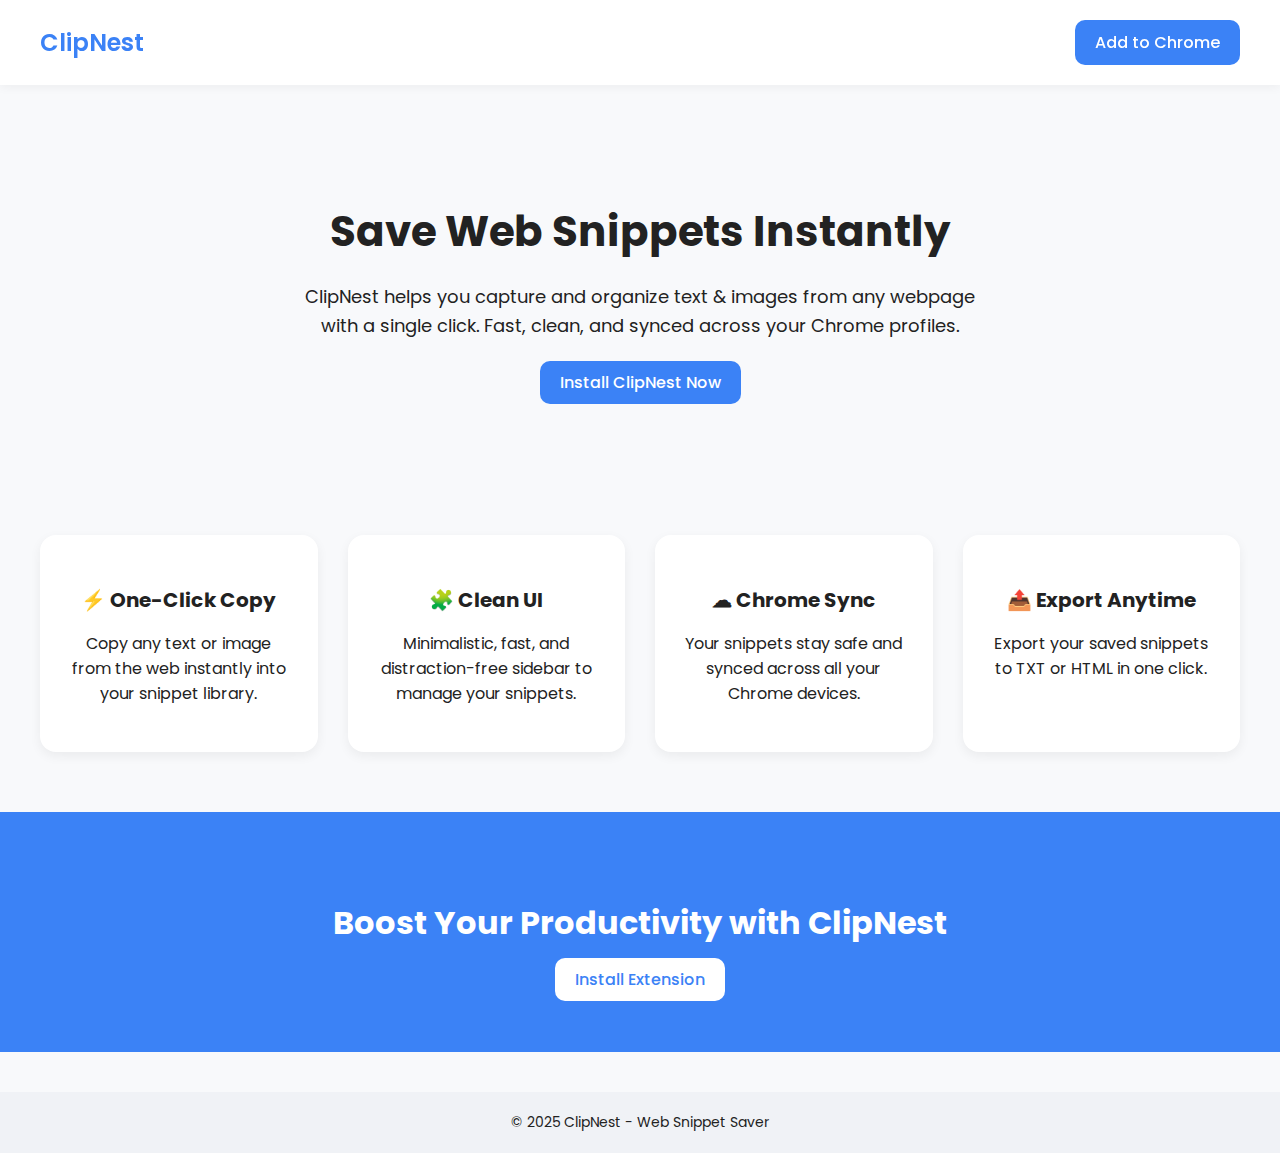
<file: index.html>
<!DOCTYPE html>
<html lang="en">
<head>
  <meta charset="UTF-8" />
  <meta name="viewport" content="width=device-width, initial-scale=1.0" />
  <title>ClipNest - Save Web Snippets Smarter</title>
  <link rel="preconnect" href="https://fonts.googleapis.com" />
  <link rel="preconnect" href="https://fonts.gstatic.com" crossorigin />
  <link href="https://fonts.googleapis.com/css2?family=Poppins:wght@300;400;600&display=swap" rel="stylesheet" />
  <style>
    body {
      margin: 0;
      font-family: 'Poppins', sans-serif;
      background: #f8f9fb;
      color: #222;
    }
    header {
      padding: 20px 40px;
      display: flex;
      justify-content: space-between;
      align-items: center;
      background: white;
      box-shadow: 0 2px 10px rgba(0, 0, 0, 0.05);
      position: sticky;
      top: 0;
      z-index: 10;
    }
    header h1 {
      font-size: 24px;
      font-weight: 600;
      margin: 0;
      color: #3b82f6;
    }
    .btn-primary {
      padding: 10px 20px;
      background: #3b82f6;
      color: white;
      border-radius: 10px;
      text-decoration: none;
      font-weight: 500;
    }
    .btn-primary:hover {
      background: #1e62d3;
    }
    .hero {
      padding: 80px 40px;
      text-align: center;
    }
    .hero h2 {
      font-size: 42px;
      font-weight: 700;
      margin-bottom: 20px;
    }
    .hero p {
      font-size: 18px;
      max-width: 700px;
      margin: 0 auto 30px;
      line-height: 1.6;
    }
    .features {
      display: grid;
      grid-template-columns: repeat(auto-fit, minmax(250px, 1fr));
      gap: 30px;
      padding: 60px 40px;
    }
    .feature-card {
      background: white;
      padding: 30px;
      border-radius: 16px;
      box-shadow: 0 4px 12px rgba(0, 0, 0, 0.06);
      text-align: center;
    }
    .feature-card h3 {
      font-size: 20px;
      margin-bottom: 10px;
    }
    .cta {
      padding: 60px 40px;
      text-align: center;
      background: #3b82f6;
      color: white;
    }
    .cta h2 {
      font-size: 32px;
      margin-bottom: 20px;
    }
    footer {
      padding: 20px;
      text-align: center;
      font-size: 14px;
      background: #f0f2f6;
      margin-top: 40px;
    }
  </style>
</head>
<body>
  <header>
    <h1>ClipNest</h1>
    <a class="btn-primary" href="#">Add to Chrome</a>
  </header>

  <section class="hero">
    <h2>Save Web Snippets Instantly</h2>
    <p>ClipNest helps you capture and organize text & images from any webpage with a single click. Fast, clean, and synced across your Chrome profiles.</p>
    <a class="btn-primary" href="#">Install ClipNest Now</a>
  </section>

  <section class="features">
    <div class="feature-card">
      <h3>⚡ One-Click Copy</h3>
      <p>Copy any text or image from the web instantly into your snippet library.</p>
    </div>
    <div class="feature-card">
      <h3>🧩 Clean UI</h3>
      <p>Minimalistic, fast, and distraction-free sidebar to manage your snippets.</p>
    </div>
    <div class="feature-card">
      <h3>☁ Chrome Sync</h3>
      <p>Your snippets stay safe and synced across all your Chrome devices.</p>
    </div>
    <div class="feature-card">
      <h3>📤 Export Anytime</h3>
      <p>Export your saved snippets to TXT or HTML in one click.</p>
    </div>
  </section>

  <section class="cta">
    <h2>Boost Your Productivity with ClipNest</h2>
    <a class="btn-primary" href="#" style="background:white;color:#3b82f6;">Install Extension</a>
  </section>

  <footer>
    © 2025 ClipNest - Web Snippet Saver
  </footer>
</body>
</html>
</file>
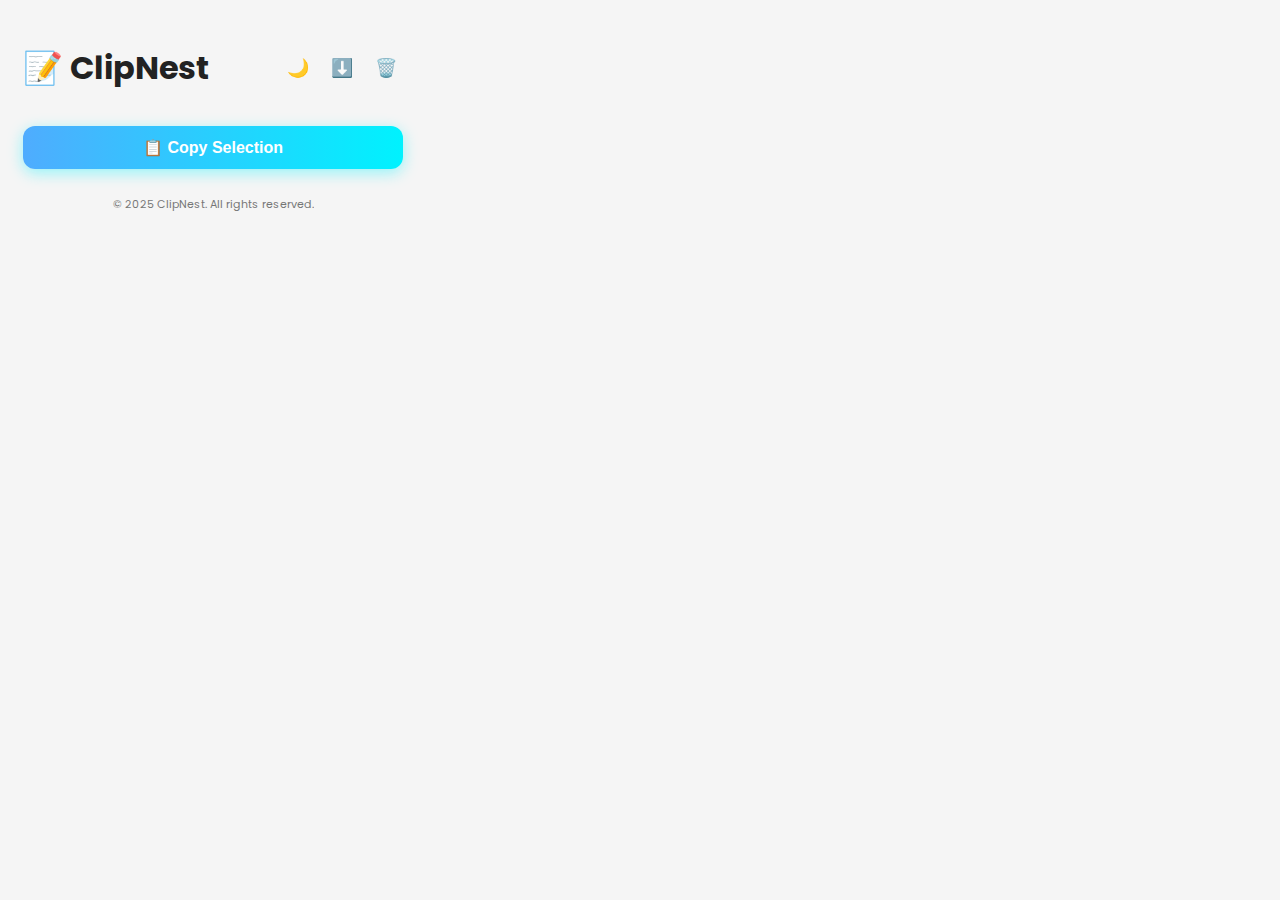
<file: popup.html>
<!DOCTYPE html>
<html lang="en">
<head>
  <meta charset="UTF-8" />
  <title>ClipNest</title>
  <link rel="stylesheet" href="style.css">
  <link href="https://fonts.googleapis.com/css2?family=Poppins:wght@300;500;700&display=swap" rel="stylesheet">
</head>
<body>
  <div class="container">
    <div class="header">
      <h1>📝 ClipNest</h1>
      <div class="header-buttons">
        <button id="themeToggle" title="Toggle Theme">🌙</button>
        <button id="exportBtn" title="Export Snippets">⬇️</button>
        <button id="deleteAllBtn" title="Delete All Snippets">🗑️</button>
      </div>
    </div>

    <button id="copyBtn" class="animated-btn">📋 Copy Selection</button>
    <div id="snippets" class="snippets-container"></div>
  </div>
  <script src="libs/confetti.browser.min.js"></script>
  <script src="popup.js"></script>
  <footer style="text-align:center; font-size:11px; opacity:0.6; margin-top:12px;">
  © 2025 ClipNest. All rights reserved.
</footer>


</body>
</html>
</file>
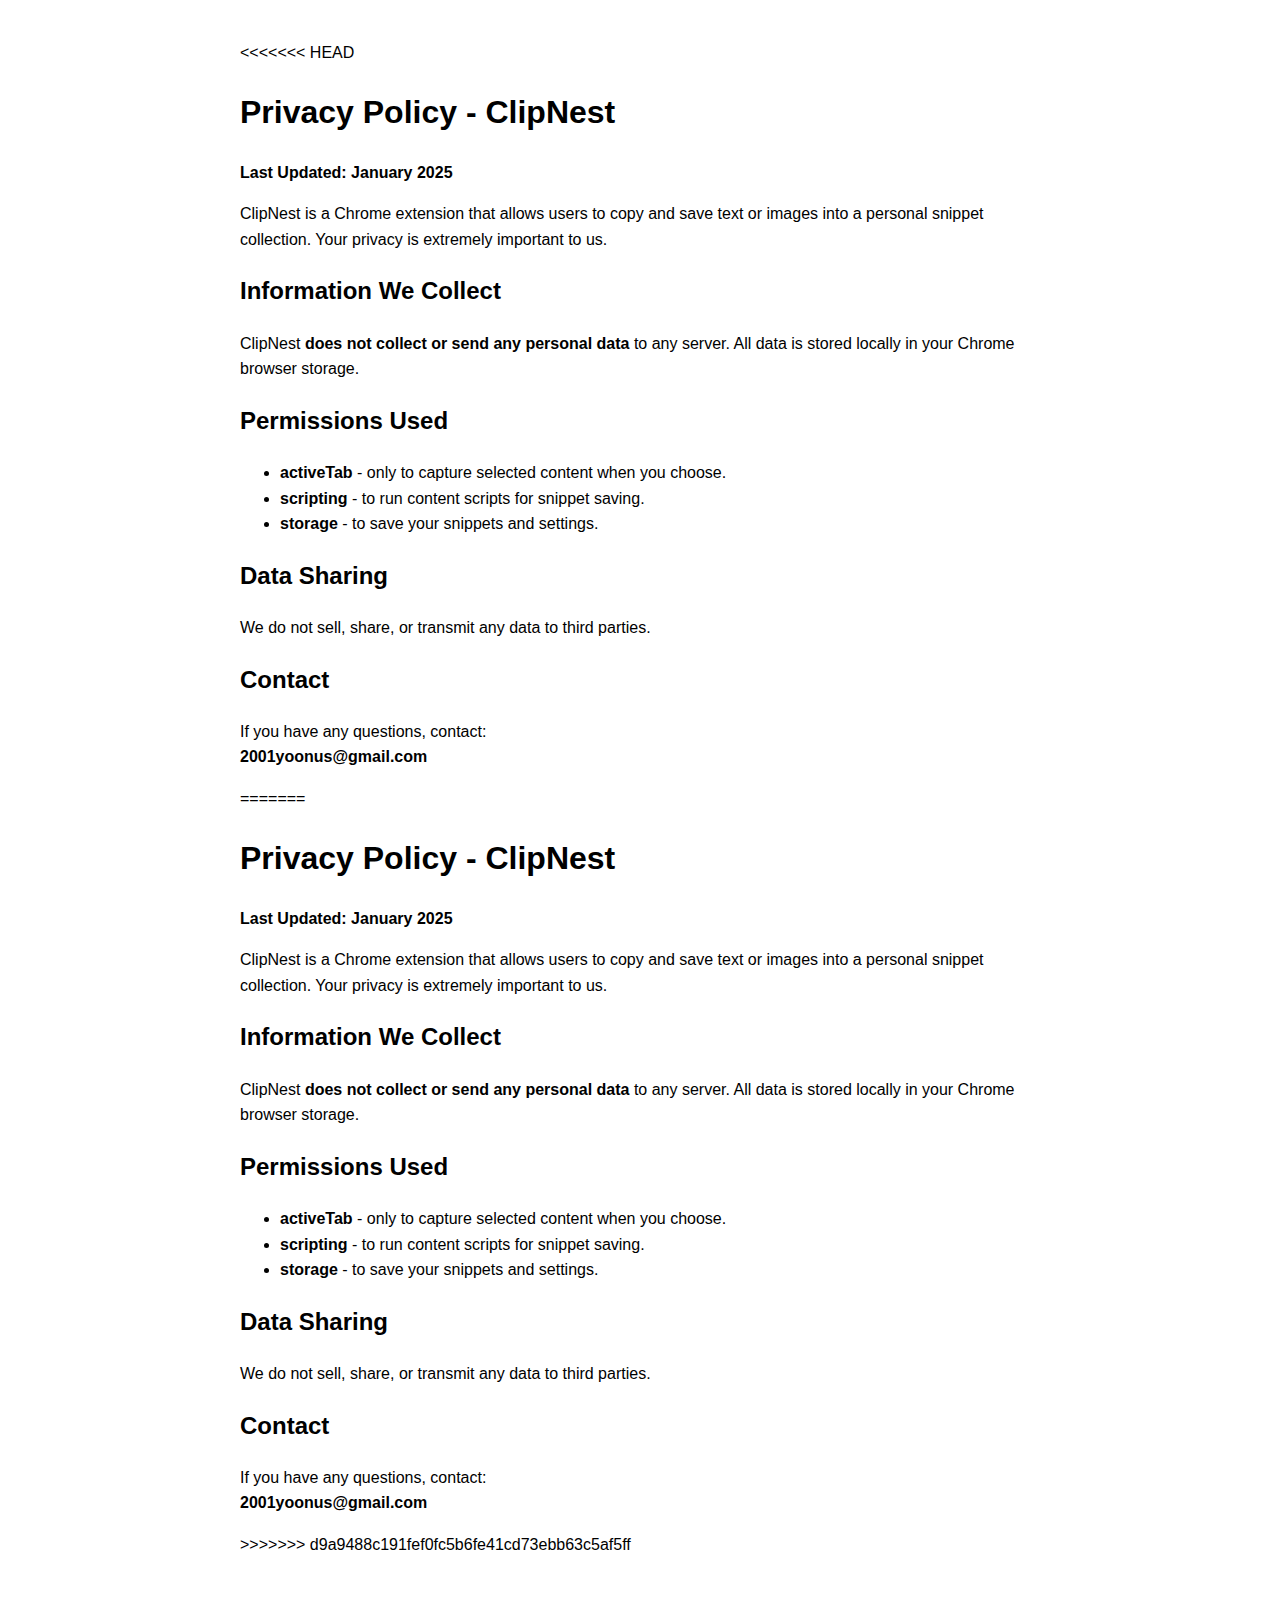
<file: privacy-policy.html>
<<<<<<< HEAD
<!DOCTYPE html>
<html>
<head>
  <meta charset="UTF-8" />
  <title>ClipNest Privacy Policy</title>
</head>
<body style="font-family: Arial; max-width: 800px; margin: 40px auto; line-height: 1.6;">
  <h1>Privacy Policy - ClipNest</h1>
  <p><strong>Last Updated: January 2025</strong></p>

  <p>ClipNest is a Chrome extension that allows users to copy and save text or images into a personal snippet collection. Your privacy is extremely important to us.</p>

  <h2>Information We Collect</h2>
  <p>ClipNest <strong>does not collect or send any personal data</strong> to any server. All data is stored locally in your Chrome browser storage.</p>

  <h2>Permissions Used</h2>
  <ul>
    <li><strong>activeTab</strong> - only to capture selected content when you choose.</li>
    <li><strong>scripting</strong> - to run content scripts for snippet saving.</li>
    <li><strong>storage</strong> - to save your snippets and settings.</li>
  </ul>

  <h2>Data Sharing</h2>
  <p>We do not sell, share, or transmit any data to third parties.</p>

  <h2>Contact</h2>
  <p>If you have any questions, contact:<br>
     <strong>2001yoonus@gmail.com</strong>
  </p>
</body>
</html>
=======
<!DOCTYPE html>
<html>
<head>
  <meta charset="UTF-8" />
  <title>ClipNest Privacy Policy</title>
</head>
<body style="font-family: Arial; max-width: 800px; margin: 40px auto; line-height: 1.6;">
  <h1>Privacy Policy - ClipNest</h1>
  <p><strong>Last Updated: January 2025</strong></p>

  <p>ClipNest is a Chrome extension that allows users to copy and save text or images into a personal snippet collection. Your privacy is extremely important to us.</p>

  <h2>Information We Collect</h2>
  <p>ClipNest <strong>does not collect or send any personal data</strong> to any server. All data is stored locally in your Chrome browser storage.</p>

  <h2>Permissions Used</h2>
  <ul>
    <li><strong>activeTab</strong> - only to capture selected content when you choose.</li>
    <li><strong>scripting</strong> - to run content scripts for snippet saving.</li>
    <li><strong>storage</strong> - to save your snippets and settings.</li>
  </ul>

  <h2>Data Sharing</h2>
  <p>We do not sell, share, or transmit any data to third parties.</p>

  <h2>Contact</h2>
  <p>If you have any questions, contact:<br>
     <strong>2001yoonus@gmail.com</strong>
  </p>
</body>
</html>
>>>>>>> d9a9488c191fef0fc5b6fe41cd73ebb63c5af5ff
</file>
<file: style.css>
<<<<<<< HEAD
* {
  box-sizing: border-box;
}

body {
  font-family: 'Poppins', sans-serif;
  background-color: #f5f5f5;
  color: #222;
  padding: 15px;
  width: 380px;
  transition: background 0.4s ease, color 0.4s ease;
  position: relative;
}

body.dark {
  background-color: #1e1e2f;
  color: #eee;
}

.container {
  display: flex;
  flex-direction: column;
}

.header {
  display: flex;
  justify-content: space-between;
  align-items: center;
}

.header-buttons button {
  background: transparent;
  border: none;
  cursor: pointer;
  font-size: 18px;
  margin-left: 6px;
  transition: transform 0.3s;
}

.header-buttons button:hover {
  transform: rotate(20deg);
}

.animated-btn {
  margin-top: 12px;
  padding: 12px;
  border-radius: 12px;
  border: none;
  background: linear-gradient(to right, #4facfe, #00f2fe);
  color: white;
  font-weight: 600;
  font-size: 16px;
  cursor: pointer;
  box-shadow: 0 4px 15px rgba(0, 242, 255, 0.4);
  transition: all 0.3s ease-in-out;
}

.animated-btn:hover {
  transform: scale(1.05);
  box-shadow: 0 6px 25px rgba(0, 242, 255, 0.6);
}

.snippets-container {
  margin-top: 15px;
  max-height: 400px;
  overflow-y: auto;
  padding-right: 5px;
}

/* Scrollbar */
.snippets-container::-webkit-scrollbar {
  width: 6px;
}
.snippets-container::-webkit-scrollbar-thumb {
  background-color: rgba(100, 100, 100, 0.3);
  border-radius: 10px;
}

/* Snippet Card */
.snippet {
  background: rgba(255, 255, 255, 0.8);
  border: 1px solid rgba(0, 0, 0, 0.05);
  backdrop-filter: blur(10px);
  box-shadow: 0 2px 8px rgba(0,0,0,0.1);
  padding: 12px;
  border-radius: 10px;
  margin-bottom: 12px;
  animation: fadeIn 0.4s ease-in-out;
}

body.dark .snippet {
  background: rgba(30, 30, 40, 0.7);
  border-color: rgba(255, 255, 255, 0.05);
}

.snippet .time {
  font-size: 12px;
  color: #666;
  margin-bottom: 8px;
}

.snippet .content img {
  max-width: 100%;
  height: auto;
  border-radius: 6px;
}

.deleteBtn {
  background: #ff5e5e;
  border: none;
  color: white;
  padding: 6px 12px;
  border-radius: 8px;
  margin-top: 8px;
  font-size: 14px;
  cursor: pointer;
  transition: background 0.2s;
}

.deleteBtn:hover {
  background: #e04343;
}

/* Toast Notification */
.toast {
  position: fixed;
  bottom: 20px;
  left: 50%;
  transform: translateX(-50%);
  background: linear-gradient(to right, #4facfe, #00f2fe);
  color: white;
  padding: 10px 20px;
  border-radius: 12px;
  animation: fadeInOut 2s ease;
  font-weight: 500;
}

@keyframes fadeInOut {
  0%,100% {opacity: 0; transform: translate(-50%, 20px);}
  10%,90% {opacity: 1; transform: translate(-50%, 0);}
}

@keyframes fadeIn {
  from { opacity: 0; transform: translateY(10px); }
  to { opacity: 1; transform: translateY(0); }
}
@keyframes fadeOut {
  0% { opacity: 1; transform: translateY(0); }
  100% { opacity: 0; transform: translateY(20px); }
}
=======
* {
  box-sizing: border-box;
}

body {
  font-family: 'Poppins', sans-serif;
  background-color: #f5f5f5;
  color: #222;
  padding: 15px;
  width: 380px;
  transition: background 0.4s ease, color 0.4s ease;
  position: relative;
}

body.dark {
  background-color: #1e1e2f;
  color: #eee;
}

.container {
  display: flex;
  flex-direction: column;
}

.header {
  display: flex;
  justify-content: space-between;
  align-items: center;
}

.header-buttons button {
  background: transparent;
  border: none;
  cursor: pointer;
  font-size: 18px;
  margin-left: 6px;
  transition: transform 0.3s;
}

.header-buttons button:hover {
  transform: rotate(20deg);
}

.animated-btn {
  margin-top: 12px;
  padding: 12px;
  border-radius: 12px;
  border: none;
  background: linear-gradient(to right, #4facfe, #00f2fe);
  color: white;
  font-weight: 600;
  font-size: 16px;
  cursor: pointer;
  box-shadow: 0 4px 15px rgba(0, 242, 255, 0.4);
  transition: all 0.3s ease-in-out;
}

.animated-btn:hover {
  transform: scale(1.05);
  box-shadow: 0 6px 25px rgba(0, 242, 255, 0.6);
}

.snippets-container {
  margin-top: 15px;
  max-height: 400px;
  overflow-y: auto;
  padding-right: 5px;
}

/* Scrollbar */
.snippets-container::-webkit-scrollbar {
  width: 6px;
}
.snippets-container::-webkit-scrollbar-thumb {
  background-color: rgba(100, 100, 100, 0.3);
  border-radius: 10px;
}

/* Snippet Card */
.snippet {
  background: rgba(255, 255, 255, 0.8);
  border: 1px solid rgba(0, 0, 0, 0.05);
  backdrop-filter: blur(10px);
  box-shadow: 0 2px 8px rgba(0,0,0,0.1);
  padding: 12px;
  border-radius: 10px;
  margin-bottom: 12px;
  animation: fadeIn 0.4s ease-in-out;
}

body.dark .snippet {
  background: rgba(30, 30, 40, 0.7);
  border-color: rgba(255, 255, 255, 0.05);
}

.snippet .time {
  font-size: 12px;
  color: #666;
  margin-bottom: 8px;
}

.snippet .content img {
  max-width: 100%;
  height: auto;
  border-radius: 6px;
}

.deleteBtn {
  background: #ff5e5e;
  border: none;
  color: white;
  padding: 6px 12px;
  border-radius: 8px;
  margin-top: 8px;
  font-size: 14px;
  cursor: pointer;
  transition: background 0.2s;
}

.deleteBtn:hover {
  background: #e04343;
}

/* Toast Notification */
.toast {
  position: fixed;
  bottom: 20px;
  left: 50%;
  transform: translateX(-50%);
  background: linear-gradient(to right, #4facfe, #00f2fe);
  color: white;
  padding: 10px 20px;
  border-radius: 12px;
  animation: fadeInOut 2s ease;
  font-weight: 500;
}

@keyframes fadeInOut {
  0%,100% {opacity: 0; transform: translate(-50%, 20px);}
  10%,90% {opacity: 1; transform: translate(-50%, 0);}
}

@keyframes fadeIn {
  from { opacity: 0; transform: translateY(10px); }
  to { opacity: 1; transform: translateY(0); }
}
@keyframes fadeOut {
  0% { opacity: 1; transform: translateY(0); }
  100% { opacity: 0; transform: translateY(20px); }
}
>>>>>>> d9a9488c191fef0fc5b6fe41cd73ebb63c5af5ff
</file>
